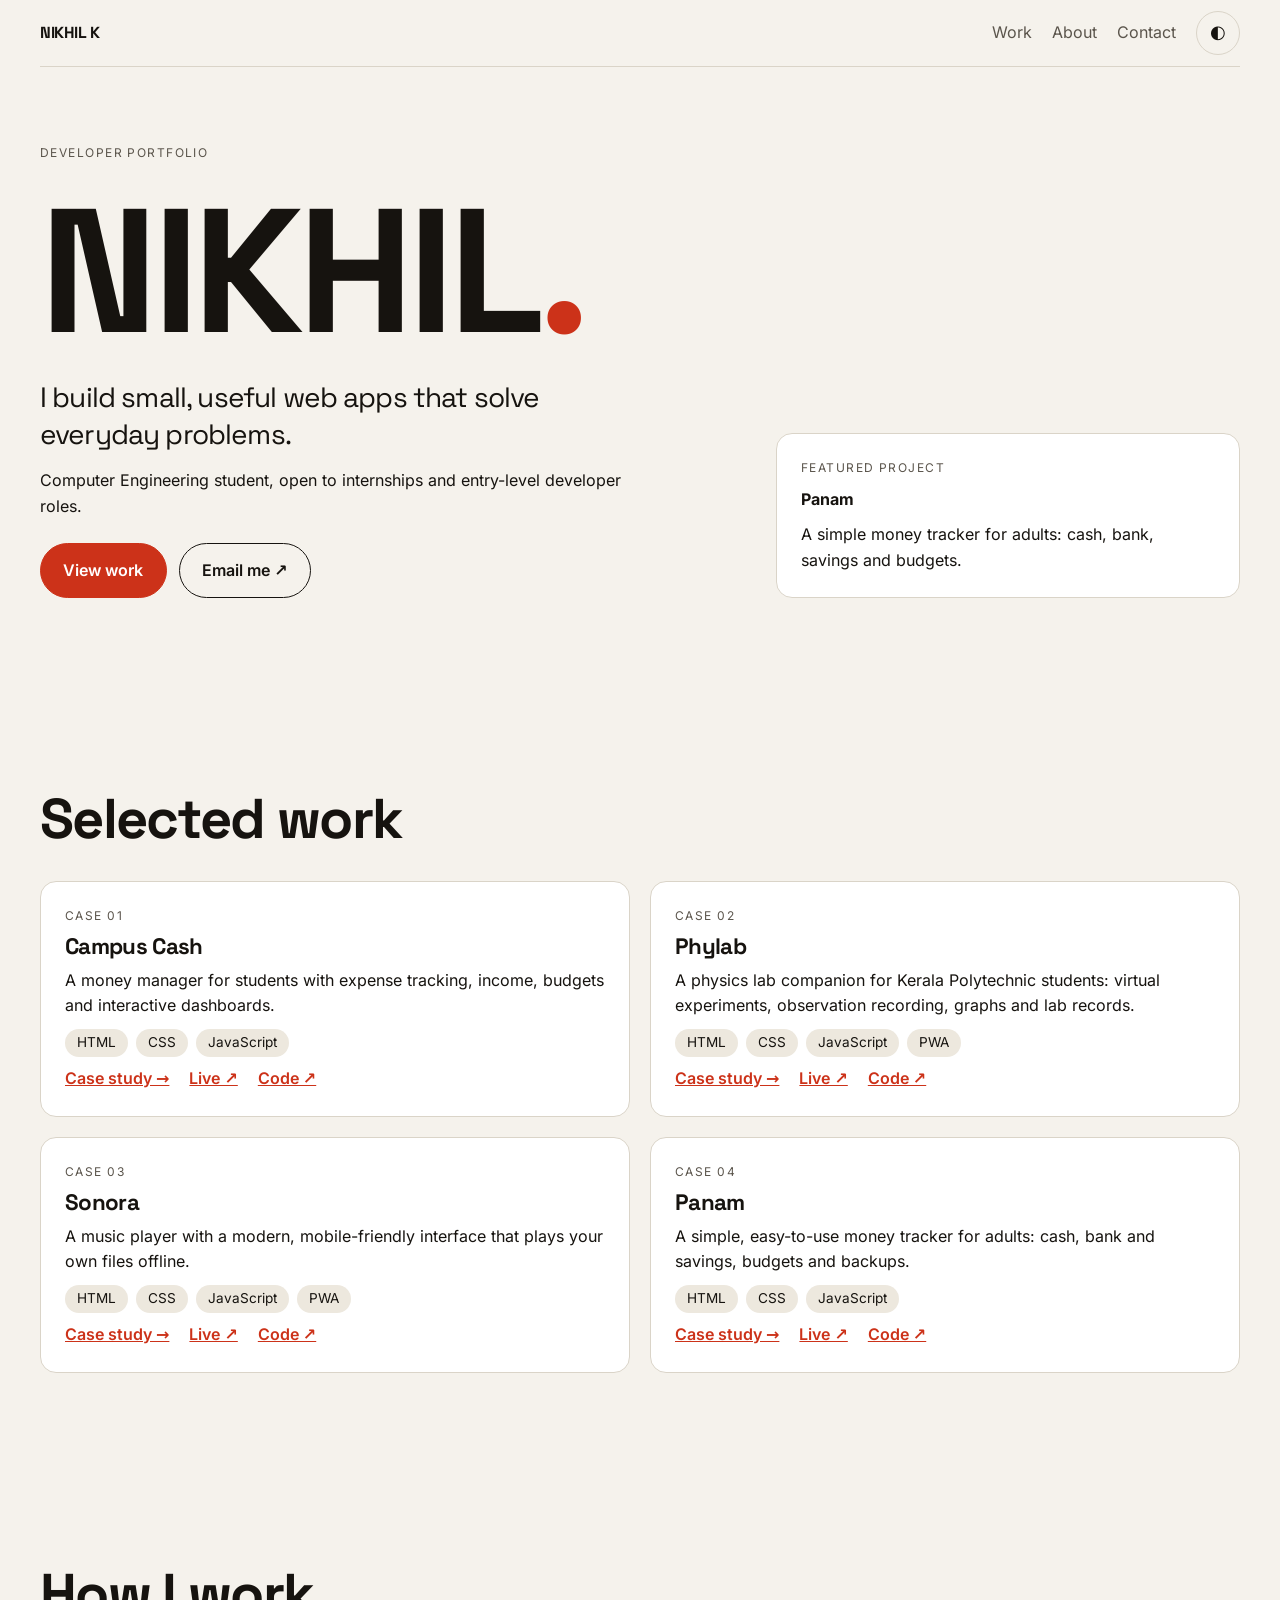
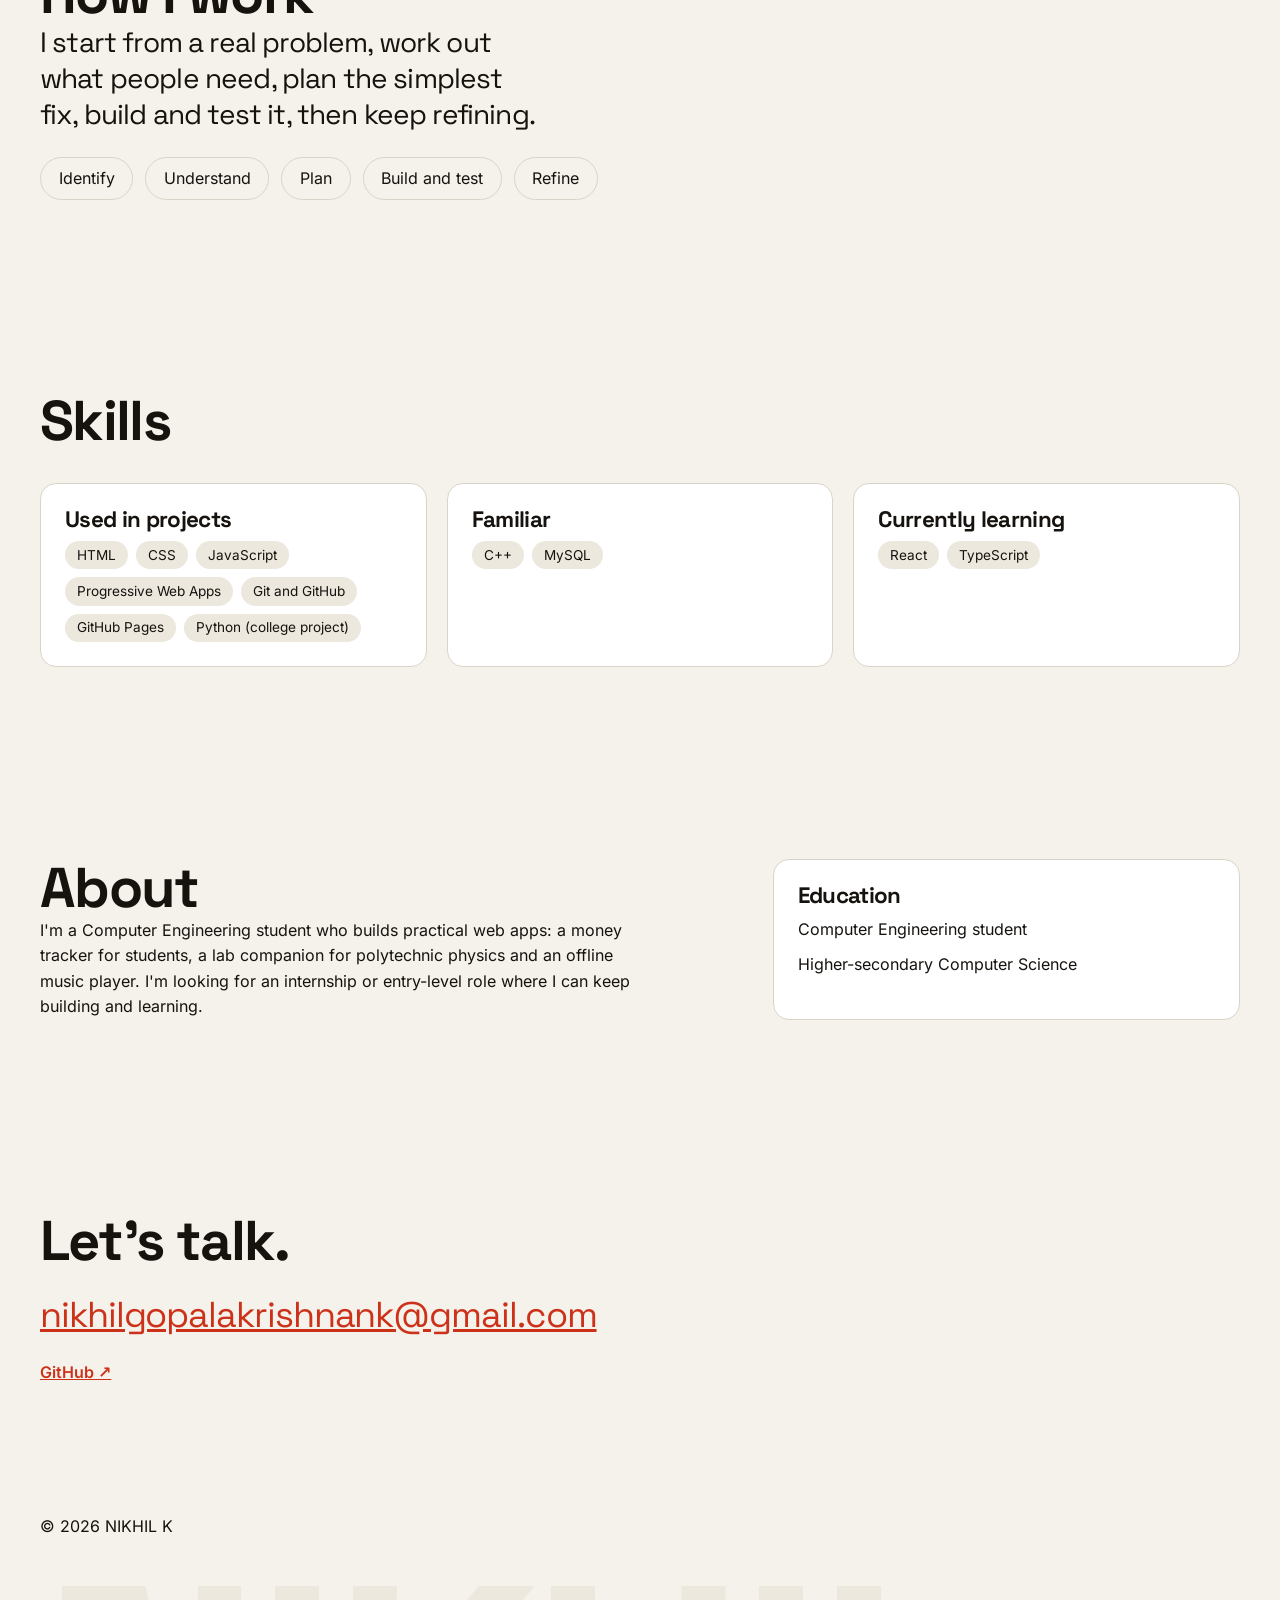
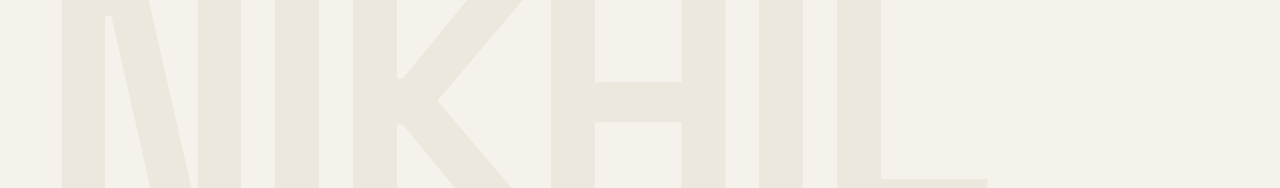
<file: index.html>
<!doctype html>
<html lang="en">
<head>
<meta charset="utf-8">
<meta name="viewport" content="width=device-width,initial-scale=1">
<title>NIKHIL K | Developer</title>
<meta name="description" content="NIKHIL K builds practical web apps. Projects, skills and contact details.">
<link rel="canonical" href="https://nikhil-d-crypto.github.io/nikhil-portfolio/">
<meta property="og:type" content="website">
<meta property="og:title" content="NIKHIL K | Developer">
<meta property="og:description" content="NIKHIL K builds practical web apps. Projects, skills and contact details.">
<meta property="og:url" content="https://nikhil-d-crypto.github.io/nikhil-portfolio/">
<meta property="og:image" content="https://nikhil-d-crypto.github.io/nikhil-portfolio/assets/og-image.png">
<link rel="icon" href="assets/favicon.svg">
<link rel="preload" href="assets/font-space-grotesk.woff2" as="font" type="font/woff2" crossorigin>
<link rel="stylesheet" href="assets/styles.css">
<script src="assets/script.js"></script>
</head>
<body>
<a class="skip" href="#work">Skip to projects</a>

<!-- SHARED BLOCK: header (same on every page) -->
<header class="bar wrap">
<a class="logo" href="#top">NIKHIL K</a>
<nav aria-label="Main">
<a href="#work">Work</a><a href="#about">About</a><a href="#contact">Contact</a>
<button id="theme" type="button" aria-label="Switch between light and dark theme">◐</button>
</nav>
</header>

<main id="top">
<section class="hero wrap">
<div class="hero-text">
<p class="small rise">Developer portfolio</p>
<h1 class="rise" style="--d:1">NIKHIL<span class="dot" aria-hidden="true">.</span></h1>
<!-- EDIT: hero statement -->
<p class="lead rise" style="--d:2">I build small, useful web apps that solve everyday problems.</p>
<p class="rise" style="--d:3">Computer Engineering student, open to internships and entry-level developer roles.</p>
<p class="btns rise" style="--d:4"><a class="btn" href="#work">View work</a><a class="btn ghost" href="mailto:nikhilgopalakrishnank@gmail.com">Email me ↗</a></p>
</div>
<a class="card peek rise" style="--d:5" href="https://nikhil-d-crypto.github.io/panam/" target="_blank" rel="noopener">
<span class="small">Featured project</span><strong>Panam</strong>
<span>A simple money tracker for adults: cash, bank, savings and budgets.</span>
</a>
</section>

<section id="work" class="wrap">
<h2>Selected work</h2>
<div class="grid">
<!-- EDIT: project cards (title, one-liner, tags, links) -->
<article class="card"><span class="small">Case 01</span><h3>Campus Cash</h3>
<p>A money manager for students with expense tracking, income, budgets and interactive dashboards.</p>
<ul class="tags"><li>HTML</li><li>CSS</li><li>JavaScript</li></ul>
<p class="links"><a href="case-campus-cash.html">Case study →</a><a href="https://nikhil-d-crypto.github.io/CampusCash/" target="_blank" rel="noopener">Live ↗</a><a href="https://github.com/NIKHIL-D-crypto/CampusCash" target="_blank" rel="noopener">Code ↗</a></p></article>

<article class="card"><span class="small">Case 02</span><h3>Phylab</h3>
<p>A physics lab companion for Kerala Polytechnic students: virtual experiments, observation recording, graphs and lab records.</p>
<ul class="tags"><li>HTML</li><li>CSS</li><li>JavaScript</li><li>PWA</li></ul>
<p class="links"><a href="case-phylab.html">Case study →</a><a href="https://nikhil-d-crypto.github.io/physics-lab/" target="_blank" rel="noopener">Live ↗</a><a href="https://github.com/NIKHIL-D-crypto/physics-lab" target="_blank" rel="noopener">Code ↗</a></p></article>

<article class="card"><span class="small">Case 03</span><h3>Sonora</h3>
<p>A music player with a modern, mobile-friendly interface that plays your own files offline.</p>
<ul class="tags"><li>HTML</li><li>CSS</li><li>JavaScript</li><li>PWA</li></ul>
<p class="links"><a href="case-sonora.html">Case study →</a><a href="https://nikhil-d-crypto.github.io/sonora-music/" target="_blank" rel="noopener">Live ↗</a><a href="https://github.com/NIKHIL-D-crypto/sonora-music" target="_blank" rel="noopener">Code ↗</a></p></article>

<article class="card"><span class="small">Case 04</span><h3>Panam</h3>
<p>A simple, easy-to-use money tracker for adults: cash, bank and savings, budgets and backups.</p>
<ul class="tags"><li>HTML</li><li>CSS</li><li>JavaScript</li></ul>
<p class="links"><a href="case-panam.html">Case study →</a><a href="https://nikhil-d-crypto.github.io/panam/" target="_blank" rel="noopener">Live ↗</a><a href="https://github.com/NIKHIL-D-crypto/panam" target="_blank" rel="noopener">Code ↗</a></p></article>
</div>
</section>

<section class="wrap">
<h2>How I work</h2>
<p class="lead">I start from a real problem, work out what people need, plan the simplest fix, build and test it, then keep refining.</p>
<ol class="steps"><li>Identify</li><li>Understand</li><li>Plan</li><li>Build and test</li><li>Refine</li></ol>
</section>

<section class="wrap">
<h2>Skills</h2>
<div class="skills">
<div class="card"><h3>Used in projects</h3><ul class="tags"><li>HTML</li><li>CSS</li><li>JavaScript</li><li>Progressive Web Apps</li><li>Git and GitHub</li><li>GitHub Pages</li><li>Python (college project)</li></ul></div>
<div class="card"><h3>Familiar</h3><ul class="tags"><li>C++</li><li>MySQL</li></ul></div>
<div class="card"><h3>Currently learning</h3><ul class="tags"><li>React</li><li>TypeScript</li></ul></div>
</div>
</section>

<section id="about" class="wrap two">
<div>
<h2>About</h2>
<!-- EDIT: about text -->
<p>I'm a Computer Engineering student who builds practical web apps: a money tracker for students, a lab companion for polytechnic physics and an offline music player. I'm looking for an internship or entry-level role where I can keep building and learning.</p>
</div>
<div class="card"><h3>Education</h3><p>Computer Engineering student</p><p>Higher-secondary Computer Science</p></div>
</section>

<section id="contact" class="wrap">
<h2>Let's talk.</h2>
<p><a class="mail" href="mailto:nikhilgopalakrishnank@gmail.com">nikhilgopalakrishnank@gmail.com</a></p>
<p class="links"><a href="https://github.com/NIKHIL-D-crypto" target="_blank" rel="noopener">GitHub ↗</a></p>
</section>
</main>

<!-- SHARED BLOCK: footer (same on every page) -->
<footer class="wrap">
<p>© 2026 NIKHIL K</p>
<div class="mark" aria-hidden="true">NIKHIL</div>
</footer>
</body>
</html>
</file>
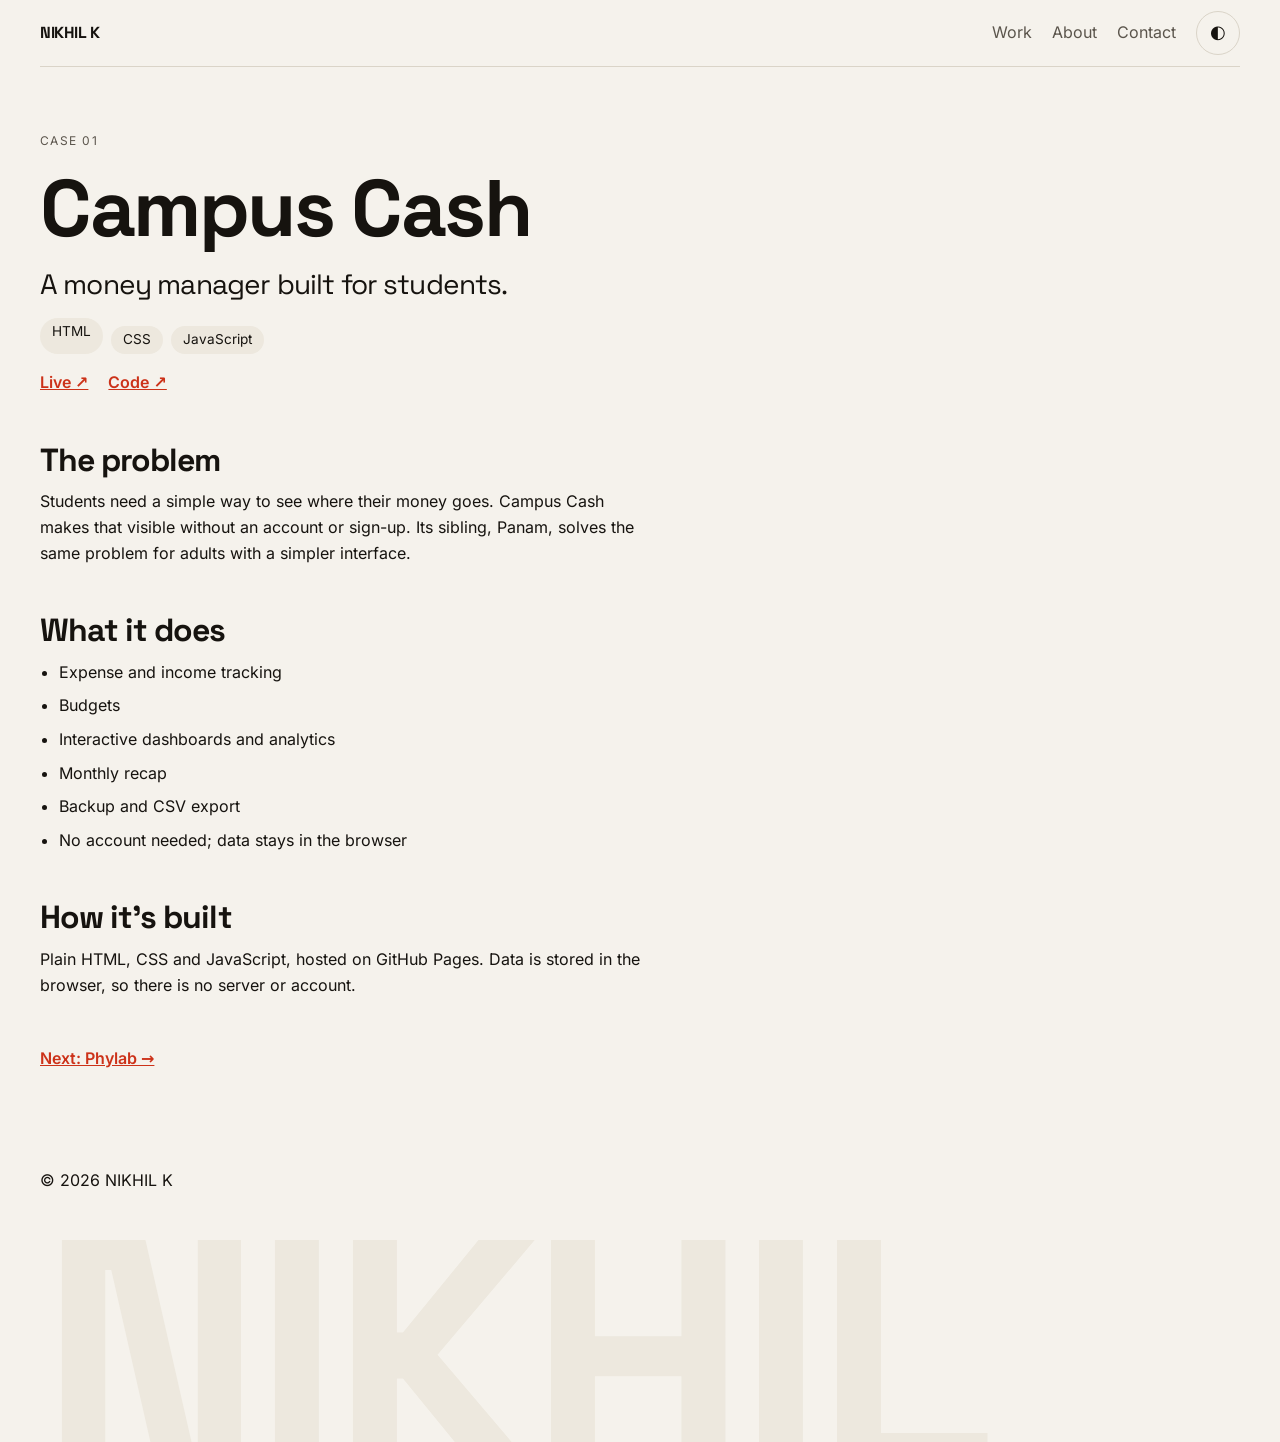
<file: case-campus-cash.html>
<!DOCTYPE html>
<html lang="en">
<head>
<meta charset="utf-8">
<meta name="viewport" content="width=device-width,initial-scale=1">
<title>Campus Cash | NIKHIL K</title>
<meta name="description" content="Case study: Campus Cash. A money manager built for students.">
<link rel="canonical" href="https://nikhil-d-crypto.github.io/nikhil-portfolio/case-campus-cash.html">
<meta property="og:type" content="website">
<meta property="og:title" content="Campus Cash | NIKHIL K">
<meta property="og:description" content="Case study: Campus Cash. A money manager built for students.">
<meta property="og:url" content="https://nikhil-d-crypto.github.io/nikhil-portfolio/case-campus-cash.html">
<meta property="og:image" content="https://nikhil-d-crypto.github.io/nikhil-portfolio/assets/og-image.png">
<link rel="icon" href="assets/favicon.svg">
<link rel="preload" href="assets/font-space-grotesk.woff2" as="font" type="font/woff2" crossorigin>
<link rel="stylesheet" href="assets/styles.css">
<script src="assets/script.js"></script>
</head>
<body>

<!-- SHARED BLOCK: header (same on every page) -->
<header class="bar wrap">
<a class="logo" href="index.html">NIKHIL K</a>
<nav aria-label="Main">
<a href="index.html#work">Work</a><a href="index.html#about">About</a><a href="index.html#contact">Contact</a>
<button id="theme" type="button" aria-label="Switch between light and dark theme">◐</button>
</nav>
</header>

<main>
<article class="wrap case">
<p class="small">Case 01</p>
<h1>Campus Cash</h1>
<p class="lead">A money manager built for students.</p>
<ul class="tags"><li>HTML</li><li>CSS</li><li>JavaScript</li></ul>
<p class="links"><a href="https://nikhil-d-crypto.github.io/CampusCash/" target="_blank" rel="noopener">Live ↗</a><a href="https://github.com/NIKHIL-D-crypto/CampusCash" target="_blank" rel="noopener">Code ↗</a></p>

<!-- EDIT: case-study text -->
<h2>The problem</h2>
<p>Students need a simple way to see where their money goes. Campus Cash makes that visible without an account or sign-up. Its sibling, Panam, solves the same problem for adults with a simpler interface.</p>
<h2>What it does</h2>
<ul><li>Expense and income tracking</li><li>Budgets</li><li>Interactive dashboards and analytics</li><li>Monthly recap</li><li>Backup and CSV export</li><li>No account needed; data stays in the browser</li></ul>
<h2>How it's built</h2>
<p>Plain HTML, CSS and JavaScript, hosted on GitHub Pages. Data is stored in the browser, so there is no server or account.</p>
<p class="links"><a href="case-phylab.html">Next: Phylab →</a></p>
</article>
</main>

<!-- SHARED BLOCK: footer (same on every page) -->
<footer class="wrap">
<p>© 2026 NIKHIL K</p>
<div class="mark" aria-hidden="true">NIKHIL</div>
</footer>
</body>
</html>
</file>
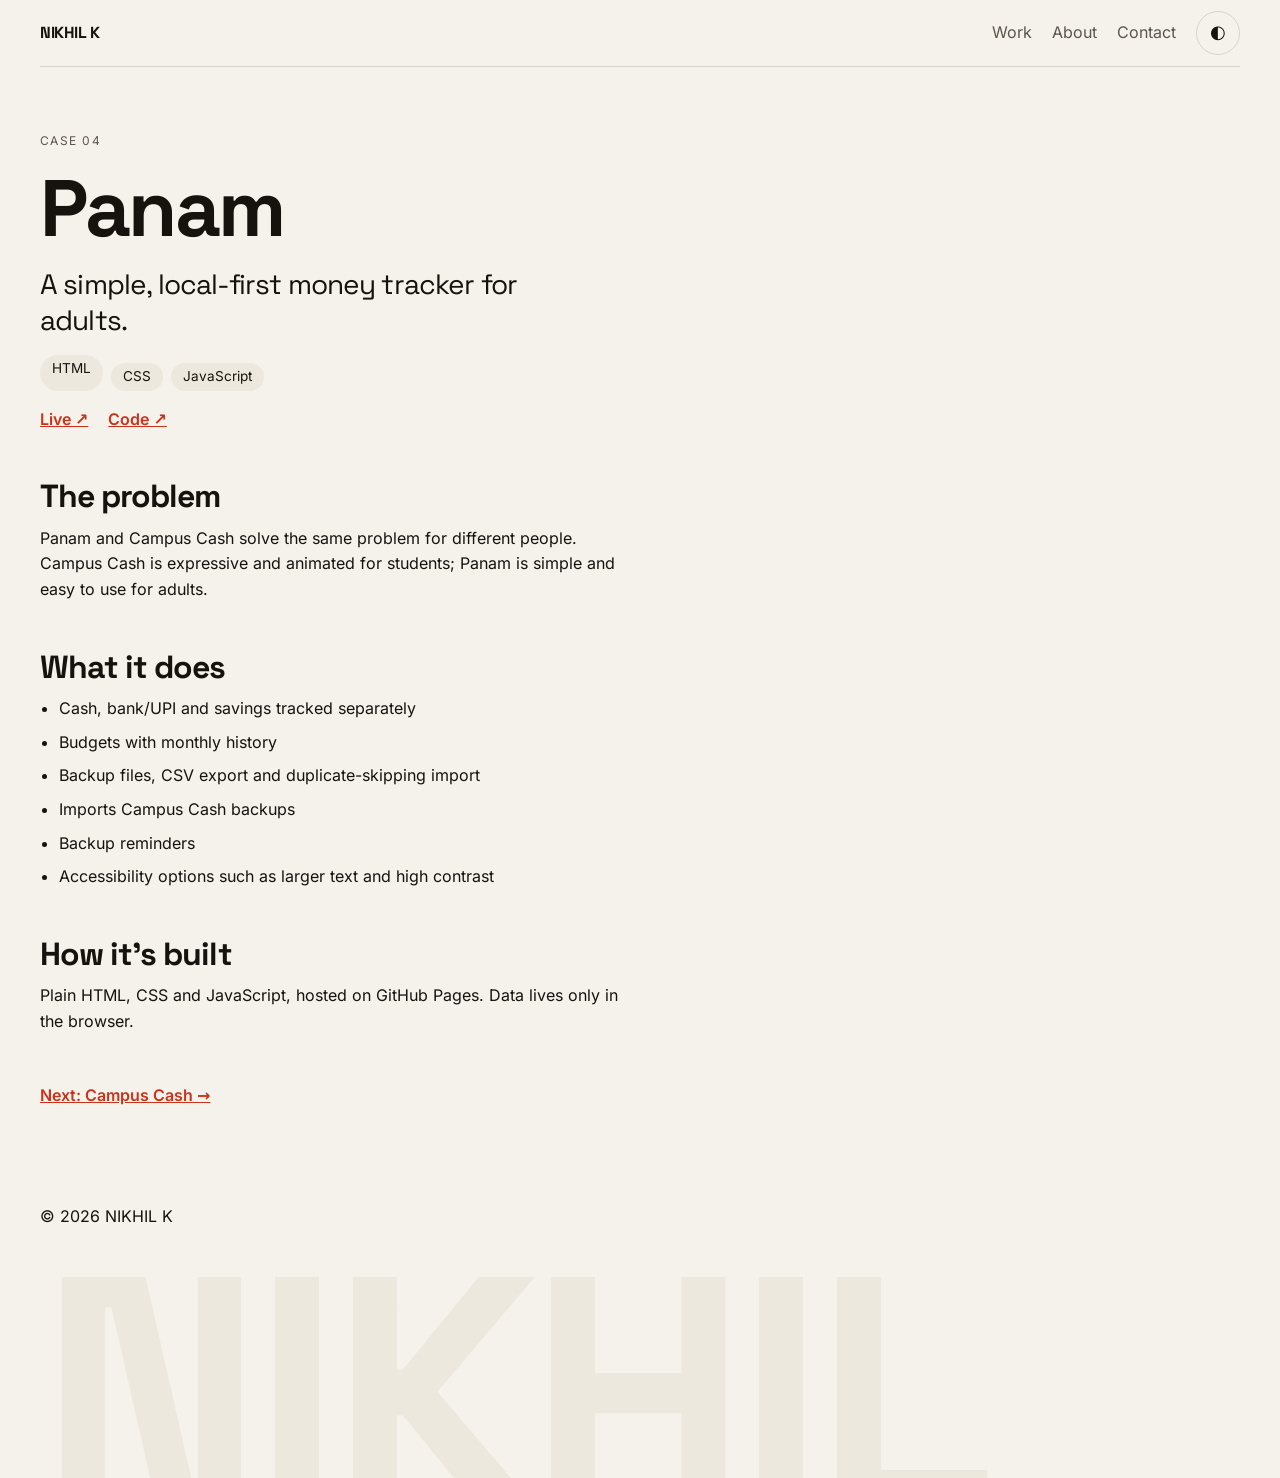
<file: case-panam.html>
<!DOCTYPE html>
<html lang="en">
<head>
<meta charset="utf-8">
<meta name="viewport" content="width=device-width,initial-scale=1">
<title>Panam | NIKHIL K</title>
<meta name="description" content="Case study: Panam. A simple, local-first money tracker for adults.">
<link rel="canonical" href="https://nikhil-d-crypto.github.io/nikhil-portfolio/case-panam.html">
<meta property="og:type" content="website">
<meta property="og:title" content="Panam | NIKHIL K">
<meta property="og:description" content="Case study: Panam. A simple, local-first money tracker for adults.">
<meta property="og:url" content="https://nikhil-d-crypto.github.io/nikhil-portfolio/case-panam.html">
<meta property="og:image" content="https://nikhil-d-crypto.github.io/nikhil-portfolio/assets/og-image.png">
<link rel="icon" href="assets/favicon.svg">
<link rel="preload" href="assets/font-space-grotesk.woff2" as="font" type="font/woff2" crossorigin>
<link rel="stylesheet" href="assets/styles.css">
<script src="assets/script.js"></script>
</head>
<body>

<!-- SHARED BLOCK: header (same on every page) -->
<header class="bar wrap">
<a class="logo" href="index.html">NIKHIL K</a>
<nav aria-label="Main">
<a href="index.html#work">Work</a><a href="index.html#about">About</a><a href="index.html#contact">Contact</a>
<button id="theme" type="button" aria-label="Switch between light and dark theme">◐</button>
</nav>
</header>

<main>
<article class="wrap case">
<p class="small">Case 04</p>
<h1>Panam</h1>
<p class="lead">A simple, local-first money tracker for adults.</p>
<ul class="tags"><li>HTML</li><li>CSS</li><li>JavaScript</li></ul>
<p class="links"><a href="https://nikhil-d-crypto.github.io/panam/" target="_blank" rel="noopener">Live ↗</a><a href="https://github.com/NIKHIL-D-crypto/panam" target="_blank" rel="noopener">Code ↗</a></p>

<!-- EDIT: case-study text -->
<h2>The problem</h2>
<p>Panam and Campus Cash solve the same problem for different people. Campus Cash is expressive and animated for students; Panam is simple and easy to use for adults.</p>
<h2>What it does</h2>
<ul><li>Cash, bank/UPI and savings tracked separately</li><li>Budgets with monthly history</li><li>Backup files, CSV export and duplicate-skipping import</li><li>Imports Campus Cash backups</li><li>Backup reminders</li><li>Accessibility options such as larger text and high contrast</li></ul>
<h2>How it's built</h2>
<p>Plain HTML, CSS and JavaScript, hosted on GitHub Pages. Data lives only in the browser.</p>
<p class="links"><a href="case-campus-cash.html">Next: Campus Cash →</a></p>
</article>
</main>

<!-- SHARED BLOCK: footer (same on every page) -->
<footer class="wrap">
<p>© 2026 NIKHIL K</p>
<div class="mark" aria-hidden="true">NIKHIL</div>
</footer>
</body>
</html>
</file>
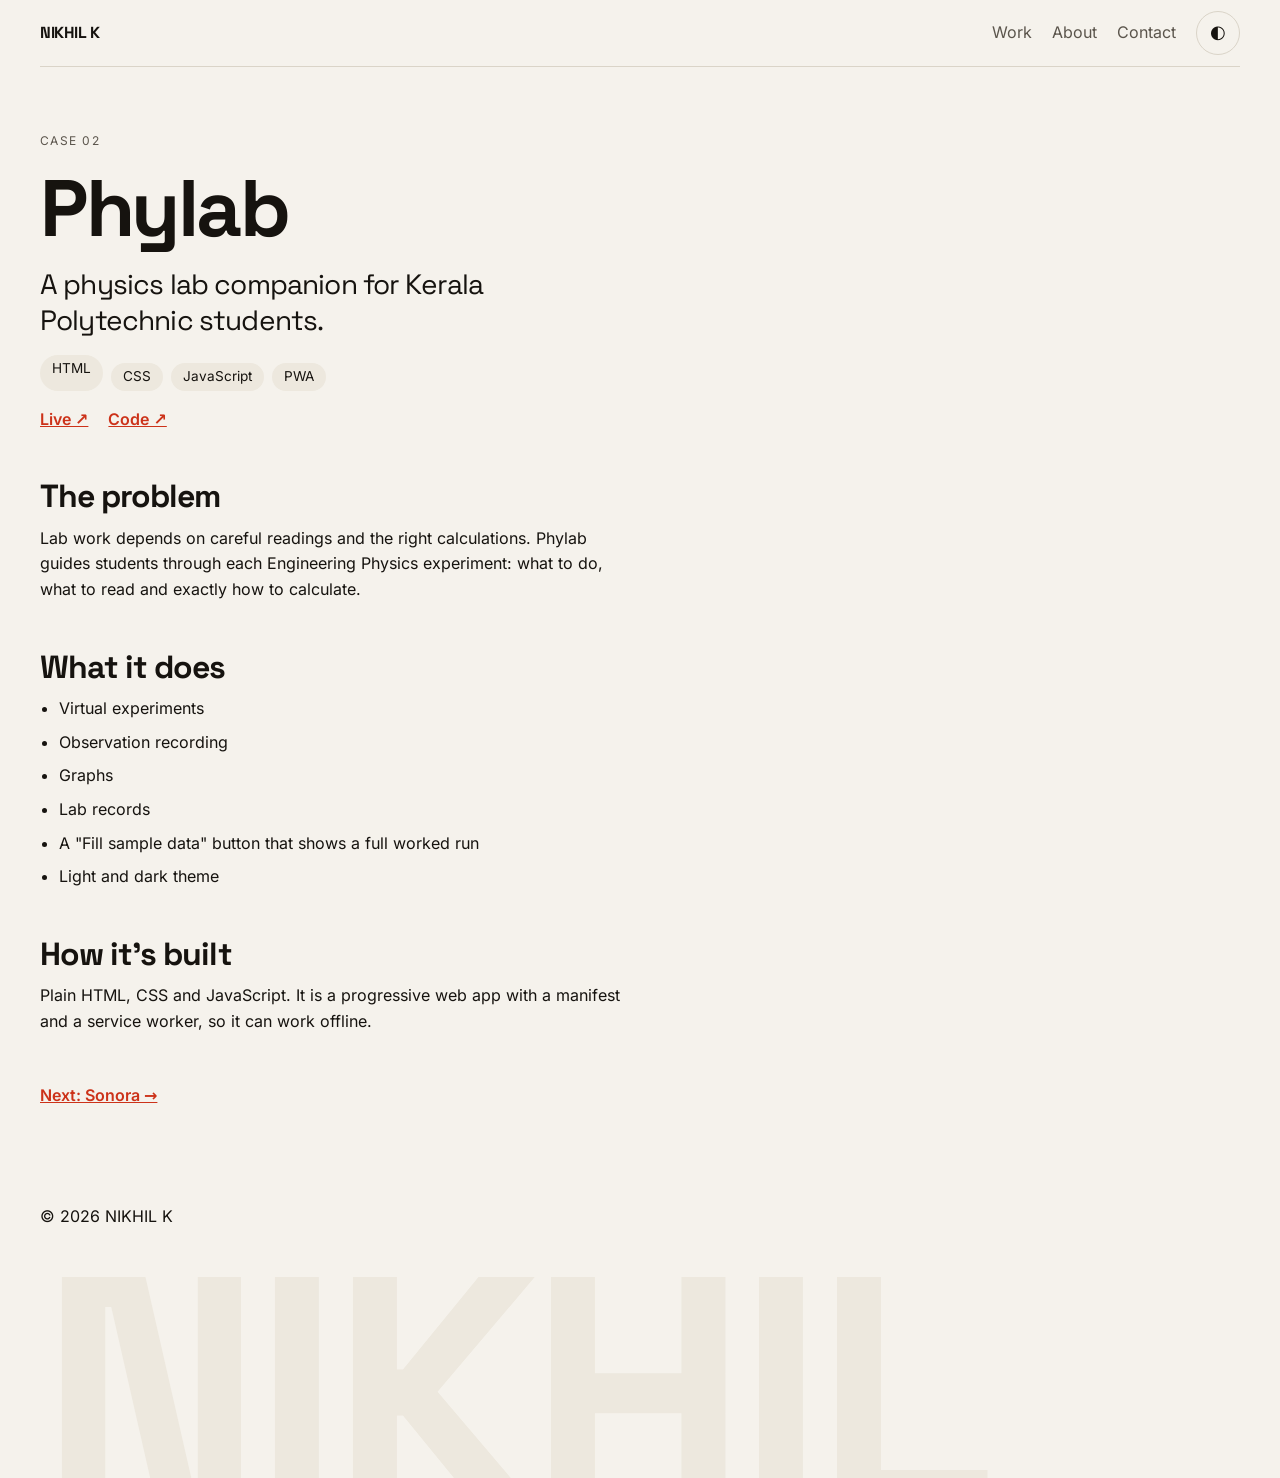
<file: case-phylab.html>
<!DOCTYPE html>
<html lang="en">
<head>
<meta charset="utf-8">
<meta name="viewport" content="width=device-width,initial-scale=1">
<title>Phylab | NIKHIL K</title>
<meta name="description" content="Case study: Phylab. A physics lab companion for Kerala Polytechnic students.">
<link rel="canonical" href="https://nikhil-d-crypto.github.io/nikhil-portfolio/case-phylab.html">
<meta property="og:type" content="website">
<meta property="og:title" content="Phylab | NIKHIL K">
<meta property="og:description" content="Case study: Phylab. A physics lab companion for Kerala Polytechnic students.">
<meta property="og:url" content="https://nikhil-d-crypto.github.io/nikhil-portfolio/case-phylab.html">
<meta property="og:image" content="https://nikhil-d-crypto.github.io/nikhil-portfolio/assets/og-image.png">
<link rel="icon" href="assets/favicon.svg">
<link rel="preload" href="assets/font-space-grotesk.woff2" as="font" type="font/woff2" crossorigin>
<link rel="stylesheet" href="assets/styles.css">
<script src="assets/script.js"></script>
</head>
<body>

<!-- SHARED BLOCK: header (same on every page) -->
<header class="bar wrap">
<a class="logo" href="index.html">NIKHIL K</a>
<nav aria-label="Main">
<a href="index.html#work">Work</a><a href="index.html#about">About</a><a href="index.html#contact">Contact</a>
<button id="theme" type="button" aria-label="Switch between light and dark theme">◐</button>
</nav>
</header>

<main>
<article class="wrap case">
<p class="small">Case 02</p>
<h1>Phylab</h1>
<p class="lead">A physics lab companion for Kerala Polytechnic students.</p>
<ul class="tags"><li>HTML</li><li>CSS</li><li>JavaScript</li><li>PWA</li></ul>
<p class="links"><a href="https://nikhil-d-crypto.github.io/physics-lab/" target="_blank" rel="noopener">Live ↗</a><a href="https://github.com/NIKHIL-D-crypto/physics-lab" target="_blank" rel="noopener">Code ↗</a></p>

<!-- EDIT: case-study text -->
<h2>The problem</h2>
<p>Lab work depends on careful readings and the right calculations. Phylab guides students through each Engineering Physics experiment: what to do, what to read and exactly how to calculate.</p>
<h2>What it does</h2>
<ul><li>Virtual experiments</li><li>Observation recording</li><li>Graphs</li><li>Lab records</li><li>A "Fill sample data" button that shows a full worked run</li><li>Light and dark theme</li></ul>
<h2>How it's built</h2>
<p>Plain HTML, CSS and JavaScript. It is a progressive web app with a manifest and a service worker, so it can work offline.</p>
<p class="links"><a href="case-sonora.html">Next: Sonora →</a></p>
</article>
</main>

<!-- SHARED BLOCK: footer (same on every page) -->
<footer class="wrap">
<p>© 2026 NIKHIL K</p>
<div class="mark" aria-hidden="true">NIKHIL</div>
</footer>
</body>
</html>
</file>
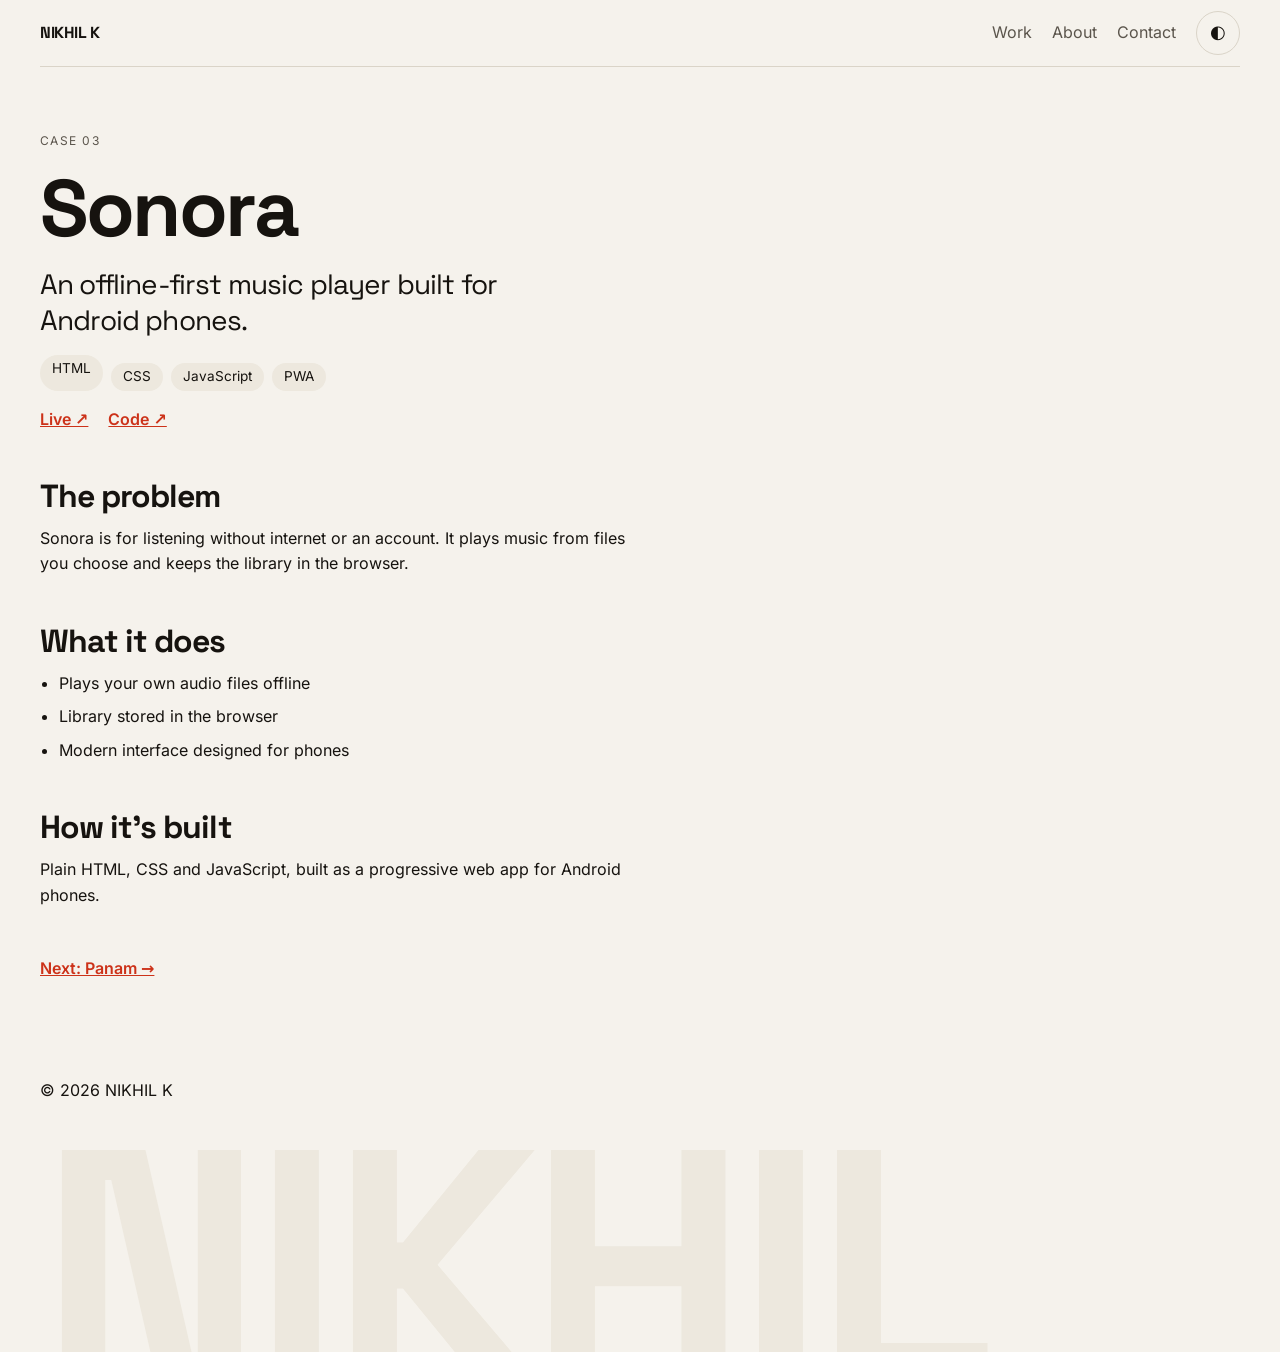
<file: case-sonora.html>
<!DOCTYPE html>
<html lang="en">
<head>
<meta charset="utf-8">
<meta name="viewport" content="width=device-width,initial-scale=1">
<title>Sonora | NIKHIL K</title>
<meta name="description" content="Case study: Sonora. An offline-first music player built for Android phones.">
<link rel="canonical" href="https://nikhil-d-crypto.github.io/nikhil-portfolio/case-sonora.html">
<meta property="og:type" content="website">
<meta property="og:title" content="Sonora | NIKHIL K">
<meta property="og:description" content="Case study: Sonora. An offline-first music player built for Android phones.">
<meta property="og:url" content="https://nikhil-d-crypto.github.io/nikhil-portfolio/case-sonora.html">
<meta property="og:image" content="https://nikhil-d-crypto.github.io/nikhil-portfolio/assets/og-image.png">
<link rel="icon" href="assets/favicon.svg">
<link rel="preload" href="assets/font-space-grotesk.woff2" as="font" type="font/woff2" crossorigin>
<link rel="stylesheet" href="assets/styles.css">
<script src="assets/script.js"></script>
</head>
<body>

<!-- SHARED BLOCK: header (same on every page) -->
<header class="bar wrap">
<a class="logo" href="index.html">NIKHIL K</a>
<nav aria-label="Main">
<a href="index.html#work">Work</a><a href="index.html#about">About</a><a href="index.html#contact">Contact</a>
<button id="theme" type="button" aria-label="Switch between light and dark theme">◐</button>
</nav>
</header>

<main>
<article class="wrap case">
<p class="small">Case 03</p>
<h1>Sonora</h1>
<p class="lead">An offline-first music player built for Android phones.</p>
<ul class="tags"><li>HTML</li><li>CSS</li><li>JavaScript</li><li>PWA</li></ul>
<p class="links"><a href="https://nikhil-d-crypto.github.io/sonora-music/" target="_blank" rel="noopener">Live ↗</a><a href="https://github.com/NIKHIL-D-crypto/sonora-music" target="_blank" rel="noopener">Code ↗</a></p>

<!-- EDIT: case-study text -->
<h2>The problem</h2>
<p>Sonora is for listening without internet or an account. It plays music from files you choose and keeps the library in the browser.</p>
<h2>What it does</h2>
<ul><li>Plays your own audio files offline</li><li>Library stored in the browser</li><li>Modern interface designed for phones</li></ul>
<h2>How it's built</h2>
<p>Plain HTML, CSS and JavaScript, built as a progressive web app for Android phones.</p>
<p class="links"><a href="case-panam.html">Next: Panam →</a></p>
</article>
</main>

<!-- SHARED BLOCK: footer (same on every page) -->
<footer class="wrap">
<p>© 2026 NIKHIL K</p>
<div class="mark" aria-hidden="true">NIKHIL</div>
</footer>
</body>
</html>
</file>
<file: assets/styles.css>
@font-face{font-family:"Space Grotesk";src:url(font-space-grotesk.woff2) format("woff2");font-weight:300 700;font-display:swap}
@font-face{font-family:Inter;src:url(font-inter.woff2) format("woff2");font-weight:100 900;font-display:swap}

/* shortcut: light-dark() needs browsers from 2024 on; add plain fallbacks if older phones matter */
:root{color-scheme:light dark;--r:16px;
--bg:light-dark(#F5F2EC,#0F0E0C);--surface:light-dark(#FFFFFF,#181613);--alt:light-dark(#EDE8DE,#211F1B);
--text:light-dark(#16130F,#F2EEE6);--muted:light-dark(#5B554C,#A59E92);--line:light-dark(#DAD4C8,#2D2A25);
--accent:light-dark(#CC3219,#FF6B4A);--on-accent:light-dark(#FFFFFF,#0F0E0C)}
:root[data-theme=light]{color-scheme:light}
:root[data-theme=dark]{color-scheme:dark}

*{box-sizing:border-box;margin:0}
body{background:var(--bg);color:var(--text);font:1rem/1.6 Inter,system-ui,sans-serif;-webkit-text-size-adjust:100%}
html{scroll-behavior:smooth}
h1,h2,h3,.logo,.mark,.lead,.mail{font-family:"Space Grotesk",Inter,sans-serif;letter-spacing:-.03em}
h1,h2,h3{line-height:1.05}
h2{font-size:clamp(2rem,6vw,3.5rem)}
h3{font-size:1.4rem}
p{max-width:60ch}
a{color:inherit}
:focus-visible{outline:2px solid var(--accent);outline-offset:3px}
.wrap{width:min(1200px,100% - 2.5rem);margin-inline:auto}
section{padding-block:clamp(3rem,8vw,6rem)}
.skip{position:absolute;left:-99rem}
.skip:focus{left:1rem;top:1rem;z-index:9;background:var(--surface);padding:.5rem 1rem}
.small{font-size:.75rem;letter-spacing:.12em;text-transform:uppercase;color:var(--muted)}

.bar{display:flex;justify-content:space-between;align-items:center;padding-block:.5rem;border-bottom:1px solid var(--line)}
.logo{font-weight:700;text-decoration:none}
nav{display:flex;gap:1.25rem;align-items:center}
nav a{text-decoration:none;color:var(--muted);padding-block:.75rem}
nav a:hover{color:var(--accent)}
#theme{width:2.75rem;height:2.75rem;border-radius:99px;border:1px solid var(--line);background:none;color:var(--text);font-size:1.1rem;cursor:pointer}

.hero{display:grid;gap:2.5rem;padding-top:clamp(2rem,6vw,5rem)}
.hero-text{display:grid;gap:1rem;align-content:start}
h1{font-size:clamp(4rem,20vw,11rem);font-weight:700}
.dot{color:var(--accent)}
.lead{font-size:clamp(1.25rem,3vw,1.75rem);line-height:1.3;max-width:28ch}
.btns{display:flex;flex-wrap:wrap;gap:.75rem;margin-top:.5rem}
.btn{padding:.85rem 1.4rem;border-radius:99px;border:1px solid var(--accent);background:var(--accent);color:var(--on-accent);font-weight:600;text-decoration:none}
.btn.ghost{background:none;border-color:var(--text);color:var(--text)}
.btn:hover{opacity:.85}

.card{display:grid;gap:.6rem;align-content:start;padding:1.5rem;background:var(--surface);border:1px solid var(--line);border-radius:var(--r);text-decoration:none}
a.card:hover{border-color:var(--accent)}
.peek{align-self:end}
.grid,.skills,.two{display:grid;gap:1.25rem}
.grid,.skills{margin-top:2rem}
.two{gap:2rem}
.tags,.steps{display:flex;flex-wrap:wrap;gap:.5rem;list-style:none;padding:0}
.tags li{padding:.2rem .75rem;border-radius:99px;background:var(--alt);font-size:.85rem}
.steps{margin-top:1.5rem;gap:.75rem}
.steps li{padding:.5rem 1.1rem;border:1px solid var(--line);border-radius:99px}
.links{display:flex;gap:1.25rem;font-weight:600}
.links a{color:var(--accent)}
.mail{display:inline-block;margin-block:1rem;font-size:clamp(1rem,4.6vw,2.25rem);color:var(--accent);overflow-wrap:anywhere}

footer{padding-top:2rem;overflow:hidden}
.mark{margin:2rem 0 -.15em;font-size:clamp(4rem,26vw,22rem);font-weight:700;line-height:.8;color:var(--alt);white-space:nowrap}

@media(min-width:760px){.grid{grid-template-columns:1fr 1fr}.two{grid-template-columns:1.5fr 1fr}.hero{grid-template-columns:1.5fr 1fr;align-items:end}}
@media(min-width:900px){.skills{grid-template-columns:repeat(3,1fr)}}

@keyframes rise{from{opacity:0;transform:translateY(1rem)}}
.rise{animation:rise .7s cubic-bezier(.2,.7,.2,1) both;animation-delay:calc(var(--d,0)*90ms)}
@media(prefers-reduced-motion:reduce){.rise{animation:none}html{scroll-behavior:auto}}

.case{padding-block:clamp(2rem,6vw,4rem)}
.case>*+*{margin-top:1rem}
.case h1{font-size:clamp(2.5rem,10vw,5rem)}
.case h2{margin-top:3rem;font-size:clamp(1.4rem,4vw,2rem)}
.case h2+*{margin-top:.75rem}
.case ul:not(.tags){padding-left:1.2rem;max-width:60ch}
.case li+li{margin-top:.5rem}
.case>.links:last-child{margin-top:3rem}
</file>
